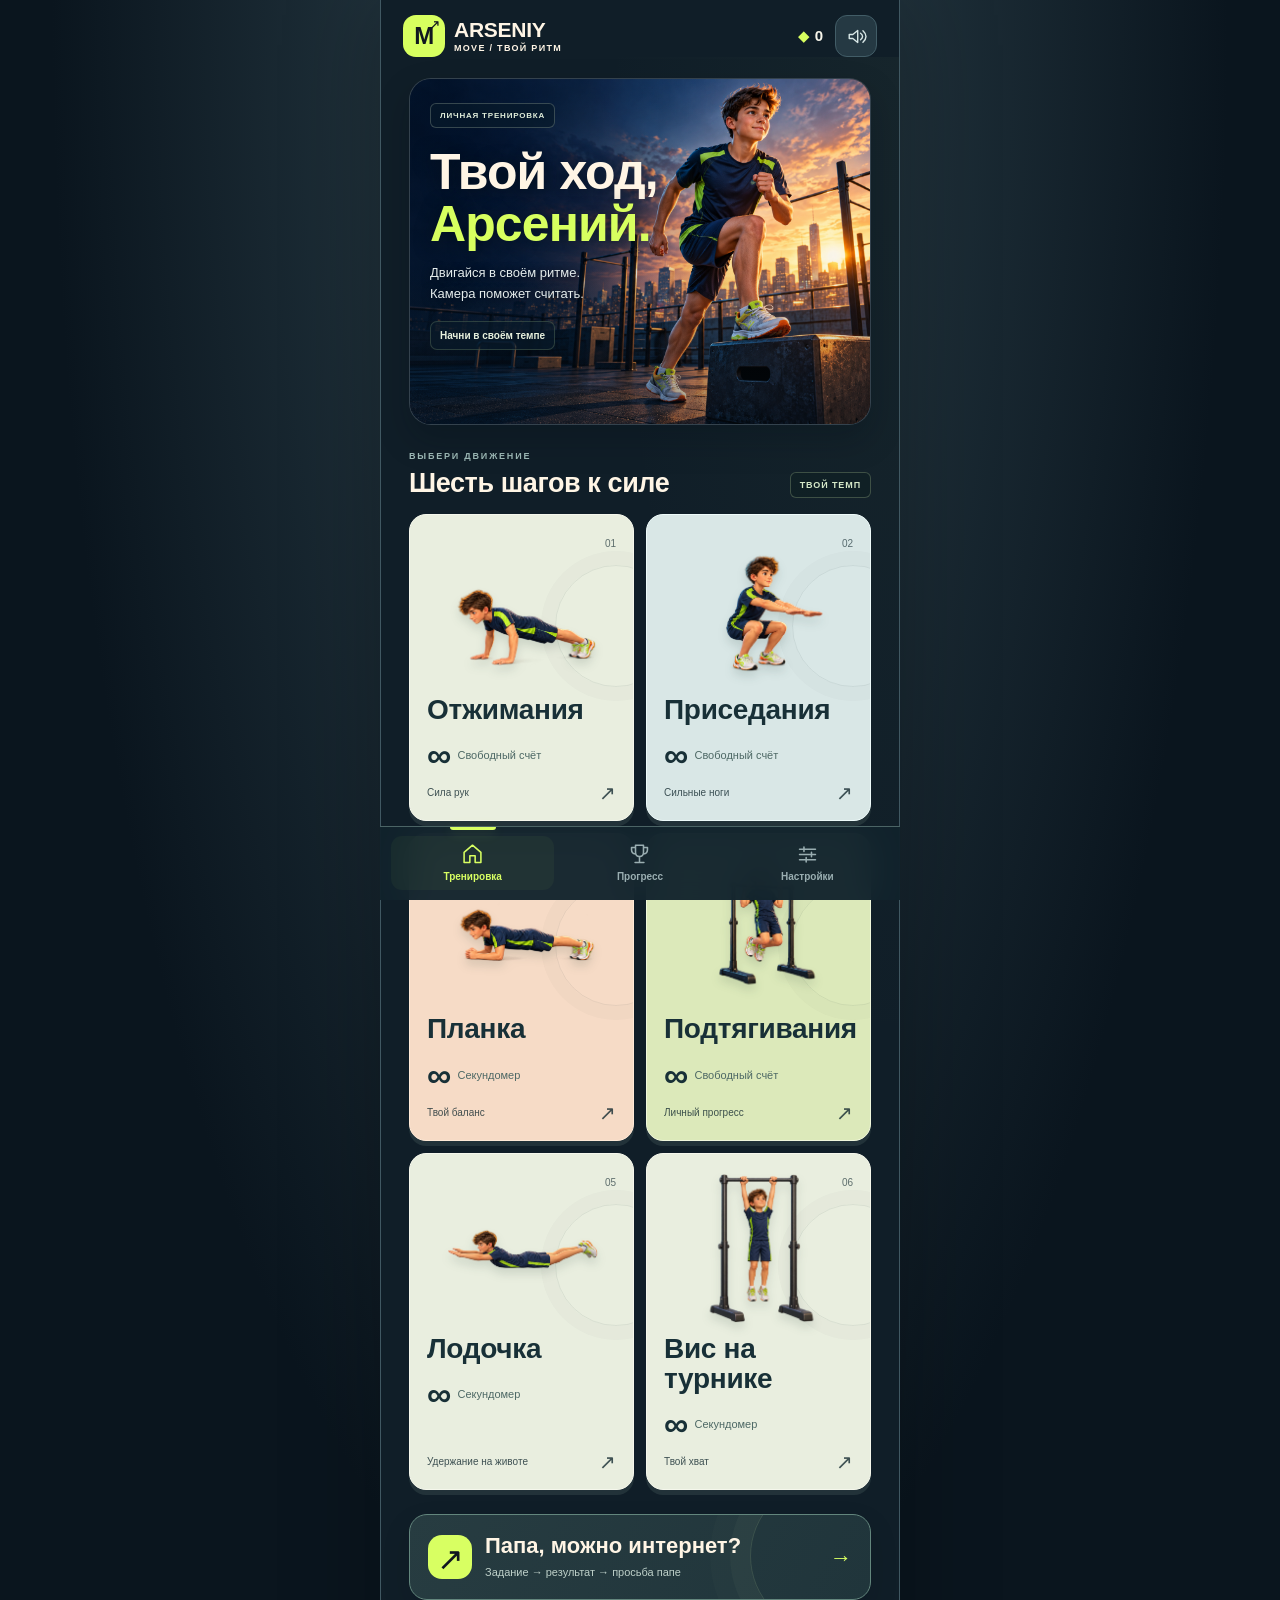
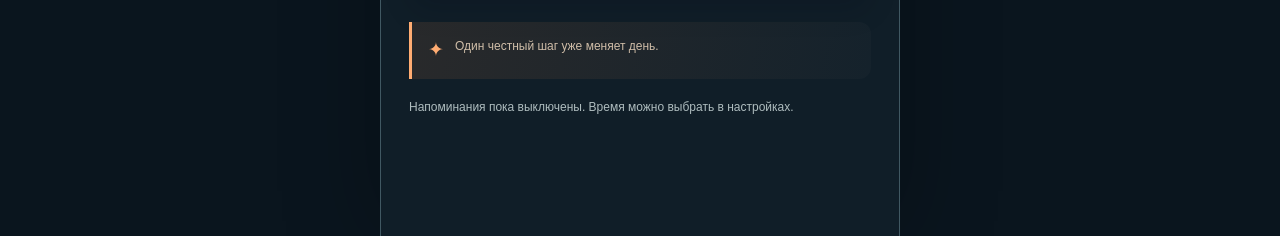
<file: app/index.html>
<!doctype html>
<html lang="ru"><head><meta charset="utf-8"><meta name="viewport" content="width=device-width,initial-scale=1,viewport-fit=cover"><meta name="theme-color" content="#10171f"><title>Arseniy Move — тренировка в твоём ритме</title><link rel="icon" href="icon.svg" type="image/svg+xml"><link rel="stylesheet" href="theme.css"><link rel="stylesheet" href="app.css"></head><body><div id="app" class="app-shell"></div><div id="toast" class="toast hidden" role="status" aria-live="polite"></div><dialog id="dialog" class="dialog"><div id="dialog-body" class="dialog-body"></div></dialog><script type="module" src="app.mjs"></script></body></html>
</file>
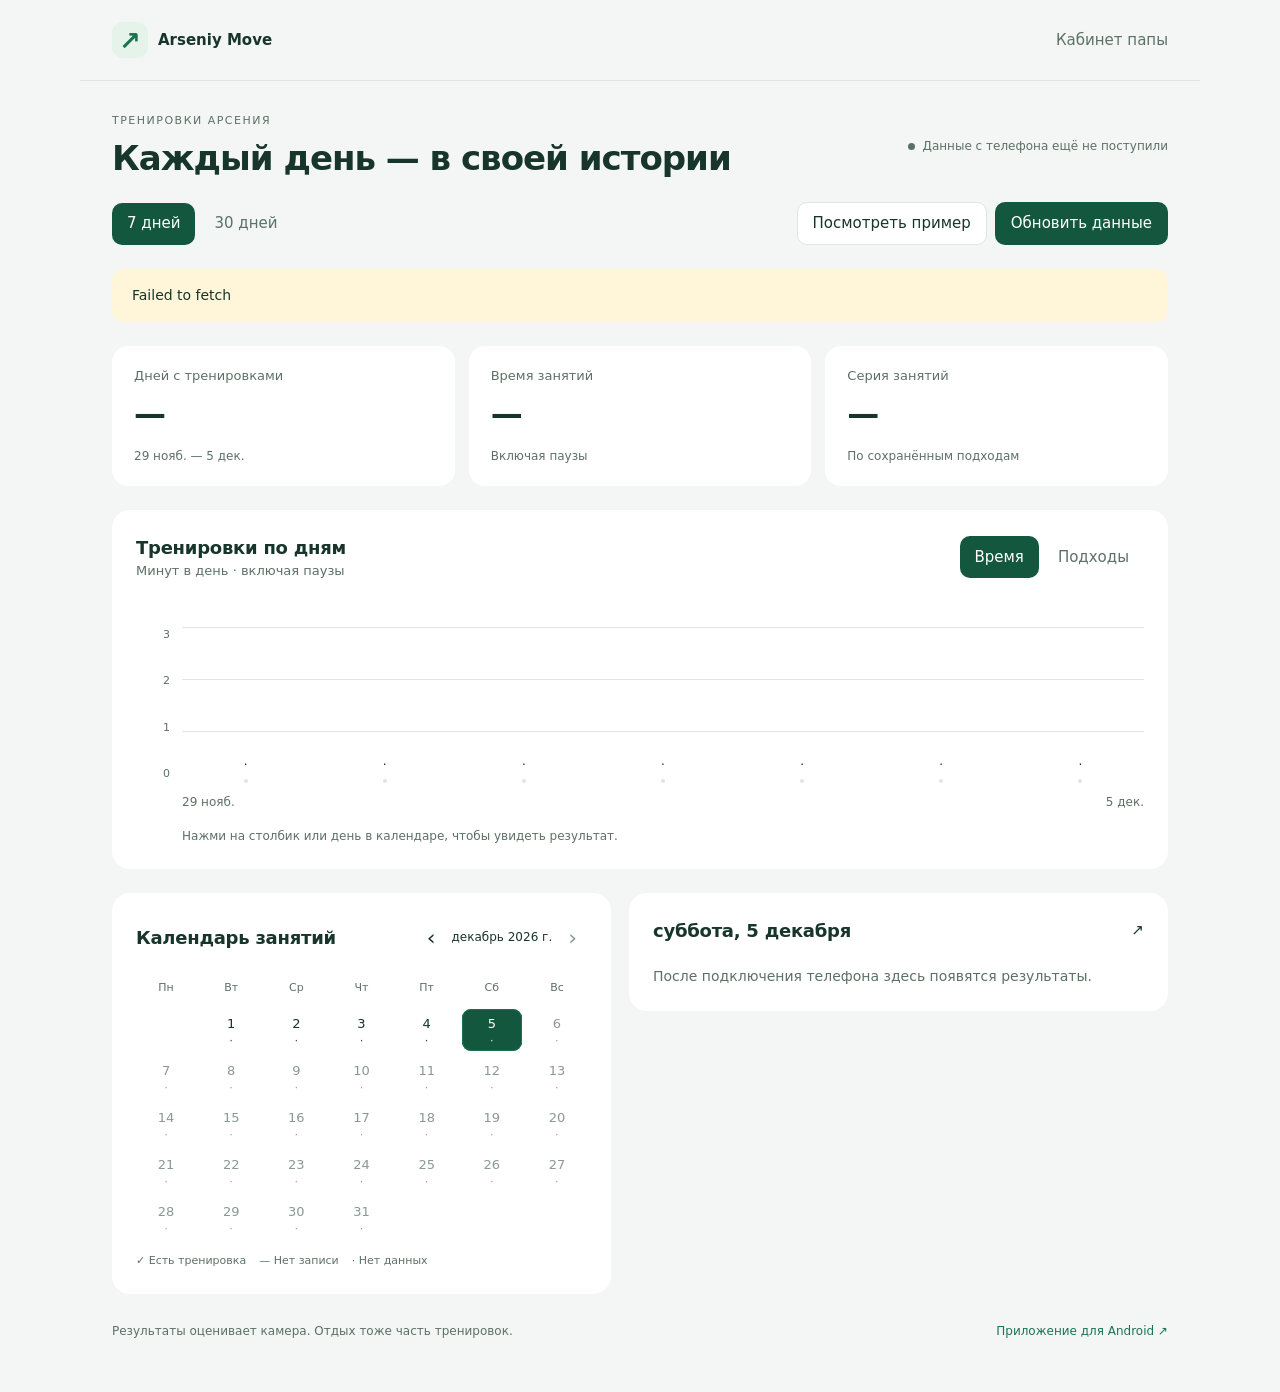
<file: parent-dashboard/index.html>
<!doctype html>
<html lang="ru">
<head>
<meta charset="utf-8"><meta name="viewport" content="width=device-width,initial-scale=1">
<meta name="color-scheme" content="light dark"><meta name="referrer" content="no-referrer">
<meta http-equiv="Content-Security-Policy" content="default-src 'self'; script-src 'self'; style-src 'self' 'unsafe-inline'; connect-src 'self' https://raw.githubusercontent.com; img-src 'self' data:; object-src 'none'; base-uri 'none'; form-action 'none'">
<meta name="description" content="Занятия Арсения: графики тренировок, календарь и результаты по дням.">
<title>Арсений · Статистика тренировок</title>
<link rel="stylesheet" href="dashboard.css"><script type="module" src="dashboard.mjs"></script>
</head>
<body>
<div class="shell">
 <header class="top"><a class="brand" href="./" aria-label="Arseniy Move — главная"><span class="brand-icon" aria-hidden="true">↗</span>Arseniy Move</a><span class="muted">Кабинет папы</span></header>
 <main>
  <section class="heading"><div><p class="eyebrow">ТРЕНИРОВКИ АРСЕНИЯ</p><h1>Каждый день — в своей истории</h1></div><div class="sync"><span class="sync-dot" aria-hidden="true"></span><p id="synced">Статистика ещё не загружена</p></div></section>
  <div class="toolbar"><div class="segmented" role="group" aria-label="Период"><button type="button" data-period="7" aria-pressed="true">7 дней</button><button type="button" data-period="30" aria-pressed="false">30 дней</button></div><div class="actions"><button type="button" id="demo">Посмотреть пример</button><button type="button" id="refresh" class="primary">Обновить данные</button></div></div>
  <section id="notice" class="notice" role="status" aria-live="polite">Подключаемся к статистике…</section>
  <section class="metrics" aria-label="Итоги периода"><div class="metric"><p>Дней с тренировками</p><strong id="active">—</strong><small id="period-label">За выбранный период</small></div><div class="metric"><p>Время занятий</p><strong id="duration">—</strong><small id="duration-note">Включая паузы</small></div><div class="metric"><p>Серия занятий</p><strong id="streak">—</strong><small id="streak-note">По сохранённым подходам</small></div></section>
  <section class="panel"><div class="panel-head"><div><h2>Тренировки по дням</h2><p id="chart-unit" class="muted small">Минут в день</p></div><div class="segmented" role="group" aria-label="Показатель"><button type="button" data-metric="time" aria-pressed="true">Время</button><button type="button" data-metric="sets" aria-pressed="false">Подходы</button></div></div><div class="chart"><div id="scale" class="scale" aria-hidden="true"></div><div id="bars" class="bars"></div></div><div class="chart-dates"><span id="chart-start"></span><span id="chart-end"></span></div><p class="chart-help">Нажми на столбик или день в календаре, чтобы увидеть результат.</p></section>
  <div class="bottom"><section class="panel"><div class="panel-head"><h2>Календарь занятий</h2><div class="month-nav"><button type="button" id="prev-month" aria-label="Предыдущий месяц">‹</button><span id="month"></span><button type="button" id="next-month" aria-label="Следующий месяц">›</button></div></div><div class="calendar" id="calendar"></div><div class="legend"><span>✓ Есть тренировка</span><span>— Нет записи</span><span>· Нет данных</span></div></section>
  <section class="panel detail" aria-live="polite"><div class="panel-head"><h2 id="detail-title">Выбранный день</h2><span aria-hidden="true">↗</span></div><div id="detail"></div></section></div>
  <footer><span>Результаты оценивает камера. Отдых тоже часть тренировок.</span><a href="https://github.com/holodilow-sudo/arseniyMove/releases/latest" target="_blank" rel="noopener noreferrer">Приложение для Android ↗</a></footer>
 </main>
</div>
</body></html>
</file>
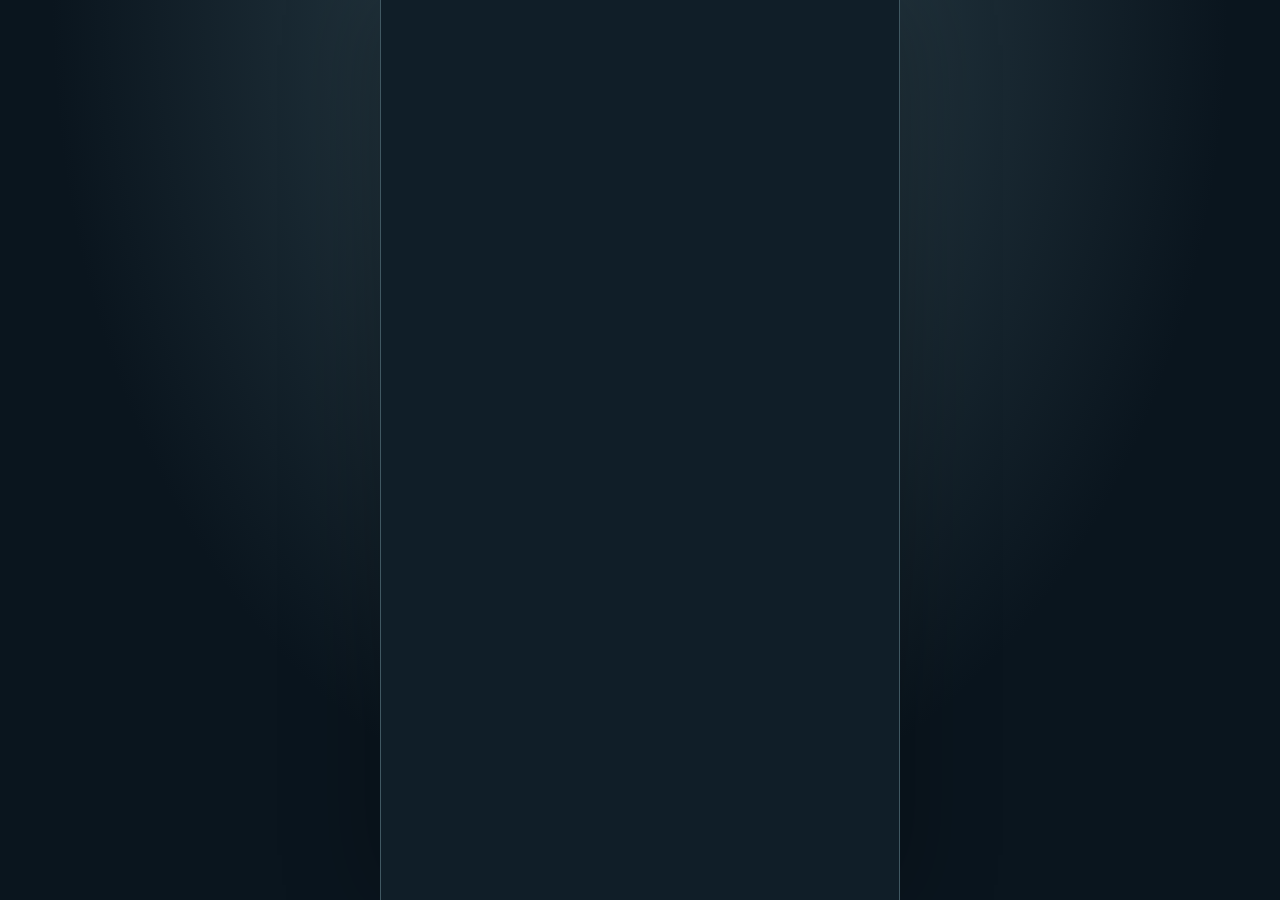
<file: preview/tutorial-videos.html>
<!doctype html>
<html lang="ru"><head><meta charset="utf-8"><meta name="viewport" content="width=device-width,initial-scale=1"><meta http-equiv="refresh" content="0;url=../app/?preview=1&amp;screen=tutorial&amp;exercise=squat&amp;tutorialGallery=1"><title>Arseniy Move — видеоподсказки</title></head><body><p><a href="../app/?preview=1&amp;screen=tutorial&amp;exercise=squat&amp;tutorialGallery=1">Открыть предпросмотр видеоподсказок</a></p></body></html>
</file>
<file: app/theme.css>
/* Arseniy Move: a court-inspired, locally bundled visual system. */
:root {
  color-scheme:dark;
  --navy:#101e28; --navy-deep:#0a151e; --panel:#1b2b35; --panel-raised:#233640;
  --cream:#fff5e5; --text:#f7f5ea; --muted:#aab9bd; --line:#354952;
  --lime:#d8ff62; --lime-dark:#263910; --orange:#ffac72; --cyan:#96dbd2;
  --danger:#ffb4a3; --radius:17px; --shadow:0 12px 28px #020a1224;
  --head:'Bahnschrift Condensed','Arial Narrow','Roboto Condensed',Impact,'Segoe UI',sans-serif;
  font-family:'Segoe UI',Roboto,Arial,sans-serif;
  background:var(--navy-deep);color:var(--text);
  font-synthesis:none;text-rendering:optimizeLegibility;-webkit-font-smoothing:antialiased;
}
* {box-sizing:border-box}
body {margin:0;background:radial-gradient(ellipse at 50% 0,#304650 0,transparent 65%),var(--navy-deep);font-size:15px;line-height:1.5;min-width:300px}
button,input,select,textarea {font:inherit}
button {color:inherit;cursor:pointer;border:0;background:none;-webkit-tap-highlight-color:transparent;touch-action:manipulation}
button,a,input,select,textarea {outline-offset:4px}
button:focus-visible,a:focus-visible,input:focus-visible,select:focus-visible,textarea:focus-visible {outline:3px solid var(--lime)}
button:disabled {cursor:default;opacity:.47;box-shadow:none}
a {color:var(--lime);text-underline-offset:3px}
button {transition:background-color .18s,color .18s,border-color .18s,transform .18s,box-shadow .18s}
button:active:not(:disabled) {transform:translateY(1px)}
h1,h2,h3,h4,p {margin:0}
h1,h2,h3,h4 {font-family:var(--head);font-stretch:condensed;line-height:1.1;letter-spacing:-.4px}
h1 {font-size:36px;font-weight:850}
h2 {font-size:27px;font-weight:800}
h3 {font-size:22px;font-weight:750}
p {line-height:1.6}
small {font-size:12px}
svg {vertical-align:middle;flex-shrink:0}
img,video,canvas {max-width:100%}
[hidden],.hidden {display:none!important}
.app-shell {max-width:520px;min-height:100dvh;margin:auto;background:var(--navy);position:relative;overflow:hidden;box-shadow:0 0 90px #0004}
.screen {min-height:100dvh;padding:23px 22px calc(103px + env(safe-area-inset-bottom));background:radial-gradient(ellipse at 100% 0,#7e9e6a0e,transparent 40%)}
.screen:not(.hidden) {animation:move-screen-in .3s cubic-bezier(.2,.7,.2,1)}
.topbar {display:flex;align-items:center;justify-content:space-between;gap:12px;margin-bottom:24px;min-height:38px}
.brand {display:flex;align-items:center;gap:9px;font-family:var(--head);font-size:21px;font-weight:900;letter-spacing:-.25px;color:var(--cream);line-height:1}
.brand>svg,.brand-mark {color:var(--navy-deep);background:var(--lime);border-radius:10px;width:33px;height:33px;padding:7px}
.brand small,.brand em {font-style:normal;color:var(--lime);font-size:inherit}
.avatar {display:flex;align-items:center;justify-content:center;min-width:40px;width:40px;height:40px;border:1px solid #6a8082;border-radius:13px;background:#2a4148;color:var(--cream);font-weight:800;font-size:14px;box-shadow:inset 0 1px 0 #f6fff013}
.eyebrow {font-size:10px;line-height:1.45;font-weight:800;letter-spacing:1.8px;text-transform:uppercase;color:var(--muted);display:block;margin-bottom:8px}
.topbar .eyebrow {margin:0;font-size:8px;color:var(--lime)}
.hero {position:relative;isolation:isolate;min-height:326px;padding:24px 20px 25px;border-radius:22px;background:linear-gradient(125deg,#223742,#1b2d36 70%,#283b38);border:1px solid #4c6267;overflow:hidden;box-shadow:var(--shadow);margin-bottom:23px}
.hero:before {content:'';position:absolute;z-index:-2;inset:0;background:radial-gradient(ellipse at 85% 24%,#b0e15a20,transparent 53%);animation:move-hero-light 7s ease-in-out infinite alternate;pointer-events:none}
.hero:after {content:'';position:absolute;z-index:-1;left:-25%;bottom:-62%;width:105%;aspect-ratio:1;border:1px solid #a7c5bb24;border-radius:50%;box-shadow:0 0 0 21px #b0c4b907,0 0 0 43px #b0c4b905;pointer-events:none}
.hero-copy {position:relative;z-index:2;width:68%;max-width:290px}
.hero-copy .eyebrow {color:#bdcfb7;font-size:9px;letter-spacing:1.6px}
.hero-copy h1,.hero-copy h2 {font-family:var(--head);font-size:46px;font-weight:900;line-height:1;letter-spacing:-.9px;color:var(--cream);text-shadow:0 1px 12px #12222d38;margin:15px 0 13px;max-width:255px}
.hero-copy h1 em,.hero-copy h2 em,.hero-copy h1 span,.hero-copy h2 span {font-style:normal;color:var(--lime)}
.hero-copy p {color:#c8d3cd;font-size:12px;max-width:175px;line-height:1.6}
.hero-copy .button {margin-top:20px;width:auto;min-width:132px;font-size:12px;min-height:43px;padding:11px 14px}
.hero-figure {position:absolute;z-index:1;width:88%;height:110%;top:-4%;right:-24%;background:url('sport-art.svg') center/contain no-repeat;pointer-events:none;filter:drop-shadow(0 10px 10px #07131c22)}
.tag,.pill {display:inline-flex;align-items:center;justify-content:center;gap:6px;max-width:100%;padding:6px 9px;border:1px solid #91a77f5c;border-radius:6px;background:#0e201f6b;color:#d6e8c8;font-size:9px;font-weight:800;line-height:1.4;letter-spacing:.9px;text-transform:uppercase;vertical-align:middle}
.tag.orange,.pill.orange {background:#5a392c5c;border-color:#b277506e;color:#ffc59c}
.tag.lime,.pill.lime {background:#45612a42;border-color:#b6d4766e;color:var(--lime)}
.tag.muted,.pill.muted {background:#22323d;border-color:#425761;color:var(--muted)}
.button {display:inline-flex;align-items:center;justify-content:center;gap:9px;padding:14px 17px;min-height:50px;border-radius:12px;border:1px solid transparent;font-size:14px;font-weight:800;line-height:1.35;text-align:center;text-decoration:none}
.button.primary,.primary {background:var(--lime);color:#21320e;border-color:#e3ff8e;box-shadow:0 3px 0 #8aa930}
.button.primary:active:not(:disabled),.primary:active:not(:disabled) {transform:translateY(2px);box-shadow:0 1px 0 #8aa930}
.button.secondary,.secondary {background:#efe9d9;color:#28383c;border-color:#fff7e3;box-shadow:0 3px 0 #9bada7}
.button.ghost,.ghost {background:#253943;border-color:#4e6670;color:#e1ece8;box-shadow:none}
.button.orange {background:var(--orange);border-color:#ffc89e;color:#3e271d;box-shadow:0 3px 0 #ac6d43}
.button.full,.button.block {width:100%}
.button svg {width:20px;height:20px}
.icon-button {display:inline-flex;align-items:center;justify-content:center;width:42px;height:42px;min-width:42px;background:#253943;border:1px solid #425d67;color:#d8e7e6;border-radius:12px;padding:9px}
.icon-button svg {width:21px;height:21px}
.section-head {display:flex;align-items:flex-end;justify-content:space-between;gap:12px;margin:25px 0 15px}
.section-head h2 {font-size:27px;color:var(--cream)}
.section-head p,.section-head small {font-size:11px;color:var(--muted);line-height:1.5}
.section-head>button,.section-head>a {font-size:11px;color:var(--lime);padding:9px 0 5px;font-weight:700}
.section-head .eyebrow {font-size:9px;margin-bottom:6px;color:#9fbbb8}
.workout-grid {display:grid;grid-template-columns:repeat(2,minmax(0,1fr));gap:12px;margin:16px 0 24px}
.exercise-card {display:flex;flex-direction:column;align-items:flex-start;min-width:0;min-height:196px;position:relative;overflow:hidden;text-align:left;background:#e9eedf;border:1px solid #f5f7ec;color:#142a30;border-radius:17px;padding:17px;box-shadow:0 5px 0 #708b8030;isolation:isolate}
.exercise-card:after {content:'';z-index:-1;position:absolute;width:120px;height:120px;border:1px solid #29443e15;border-radius:50%;right:-44px;top:50px;box-shadow:0 0 0 14px #29443e06}
.exercise-card:nth-child(2) {background:#d9e7e6;border-color:#eefbfa}
.exercise-card:nth-child(3) {background:#f6dbc6;border-color:#ffead7}
.exercise-card:nth-child(4) {background:#dce9ba;border-color:#f0f7dc}
.exercise-card:active:not(:disabled) {transform:translateY(2px);box-shadow:0 2px 0 #708b8030}
.exercise-icon {height:42px;min-width:42px;display:flex;align-items:center;justify-content:center;border-radius:11px;background:#fdfdf582;color:#2f5149;border:1px solid #8ba99a40;margin-bottom:14px;font-size:23px}
.exercise-icon svg {width:27px;height:27px}
.exercise-title {font-family:var(--head);font-size:25px;letter-spacing:-.3px;font-weight:800;line-height:1.08;color:#183037;display:block}
.exercise-card p,.exercise-card small {font-size:10px;color:#546c6d;line-height:1.5;margin-top:6px}
.exercise-goal {display:flex;align-items:baseline;gap:5px;font-size:12px;color:#45605b;line-height:1.25;margin-top:auto;padding-top:12px;font-weight:650}
.exercise-goal strong {font-family:var(--head);font-size:30px;letter-spacing:-.8px;line-height:1;color:#183037}
.exercise-card .tag,.exercise-card .pill {background:#ffffff77;border-color:#81978a40;color:#345b43;font-size:8px;margin-top:9px}
.exercise-card.featured {grid-column:1/-1;min-height:132px;padding-left:83px;justify-content:center}
.exercise-card.featured .exercise-icon {position:absolute;left:20px;top:23px}
.exercise-card.featured .exercise-goal {padding-top:7px;margin:0}
.exercise-card.featured:after {right:12px;top:5px;width:145px;height:145px}
.internet-card {position:relative;overflow:hidden;isolation:isolate;background:linear-gradient(120deg,#273c41,#20353b);border:1px solid #63867d;border-radius:18px;padding:21px;margin:22px 0;box-shadow:var(--shadow)}
.internet-card:after {content:'';position:absolute;right:-32px;top:-35px;width:150px;height:150px;border:1px solid #d1eeac24;border-radius:50%;box-shadow:0 0 0 20px #d1eeac08,0 0 0 40px #d1eeac04;z-index:-1}
.internet-card h2,.internet-card h3 {color:var(--cream);font-size:28px;max-width:280px}
.internet-card p {color:#becfc7;font-size:12px;line-height:1.65;margin-top:9px;max-width:330px}
.internet-card .eyebrow {color:var(--lime);font-size:9px}
.internet-card .button {width:100%;margin-top:17px}
.internet-card .tag {margin-bottom:12px}
.motivation {position:relative;margin:22px 0;padding:20px 20px 20px 21px;border-left:3px solid var(--orange);border-radius:0 12px 12px 0;background:linear-gradient(100deg,#41352e80,#27313935);color:#e9ddcb}
.motivation .eyebrow {color:#ffb57e;font-size:9px}
.motivation h2,.motivation h3,.motivation blockquote {font-family:var(--head);font-size:25px;line-height:1.16;letter-spacing:-.1px;color:#fff1df;font-weight:750;margin:0}
.motivation p {font-size:12px;line-height:1.65;color:#cfbda8;margin-top:8px}
.bottom-nav {position:fixed;left:50%;bottom:0;transform:translateX(-50%);width:min(100%,520px);display:flex;align-items:stretch;gap:4px;z-index:30;height:calc(74px + env(safe-area-inset-bottom));padding:9px 11px max(10px,env(safe-area-inset-bottom));background:#11232cf5;border-top:1px solid #4b6465;backdrop-filter:blur(16px)}
.nav-button {position:relative;flex:1;min-width:0;display:flex;flex-direction:column;align-items:center;justify-content:center;gap:5px;color:#9aaeb1;font-size:10px;font-weight:650;padding:5px;border-radius:11px;line-height:1.2}
.nav-button svg {width:23px;height:23px}
.nav-button.active {color:var(--lime);background:#bde6590b}
.nav-button.active:before {content:'';position:absolute;top:-9px;left:36%;right:36%;height:3px;border-radius:0 0 4px 4px;background:var(--lime);box-shadow:0 2px 13px #d7ff6233}
.panel {background:var(--panel);border:1px solid var(--line);border-radius:var(--radius);padding:20px;margin:17px 0;box-shadow:inset 0 1px 0 #f7fff205}
.panel h2 {font-size:26px;color:var(--cream);margin-bottom:11px}
.panel h3 {font-size:22px;color:var(--cream);margin-bottom:8px}
.panel p {font-size:13px;color:var(--muted);line-height:1.65}
.panel>.button {margin-top:17px}
.panel .eyebrow {margin-bottom:9px;color:#b5c9c5;font-size:9px}
.row {display:flex;align-items:center;gap:12px;min-width:0}
.row.between {justify-content:space-between}
.row>div {min-width:0}
.stack {display:flex;flex-direction:column;gap:13px;min-width:0}
.stack>.panel {margin:0}
.muted {color:var(--muted)}
.field {display:flex;flex-direction:column;gap:7px;margin:17px 0;font-size:12px;color:#c6d3d3;font-weight:650;line-height:1.45}
.field>small {font-weight:400;font-size:11px;color:var(--muted)}
.field input,.field select,.field textarea,input.field,select.field,textarea.field {width:100%;min-height:48px;background:#14252f;color:var(--cream);border:1px solid #536a73;border-radius:11px;padding:12px 13px;outline-offset:3px;font-weight:500;font-size:14px}
.field input::placeholder,.field textarea::placeholder {color:#8ca3aa}
.field select {padding-right:25px;color-scheme:dark}
.field textarea {resize:vertical;min-height:95px;line-height:1.6}
.field input:disabled,.field select:disabled {opacity:.5}
.camera-stage {position:relative;isolation:isolate;background:#07141d;border:1px solid #547278;border-radius:22px;overflow:hidden;aspect-ratio:3/4;min-height:330px;max-height:61dvh;margin:18px 0;color:var(--cream);box-shadow:inset 0 0 50px #0005}
.camera-stage video,.camera-stage canvas {position:absolute;inset:0;width:100%;height:100%;object-fit:contain;display:block}
.camera-stage video {z-index:0}
.camera-stage canvas {z-index:1;pointer-events:none}
.camera-stage.rear-camera video,.camera-stage.rear-camera canvas {transform:none}
.camera-choice {display:flex;gap:10px;margin:16px 0}
.camera-choice .chip {flex:1;min-width:0;font-size:13px;white-space:normal}
.camera-error .button {margin-top:10px}
.camera-error details {margin-top:16px}
.camera-error summary {cursor:pointer;font-size:13px;padding:8px 0}
.camera-error pre {font:12px/1.6 monospace;white-space:pre-wrap;overflow-wrap:anywhere;user-select:text;color:inherit}
.tracking-check summary {cursor:pointer;font-size:14px;font-weight:700;padding:3px 0}
.tracking-check pre {font:12px/1.6 monospace;white-space:pre-wrap;overflow-wrap:anywhere;color:inherit;user-select:text}
.tracking-check p {font-size:13px;line-height:1.6}
.camera-stage:after {content:'';position:absolute;inset:0;z-index:2;background:linear-gradient(180deg,#07141d88,transparent 25%,transparent 65%,#07141dbb);pointer-events:none;border:8px solid #ffffff02;border-radius:21px}
.camera-placeholder {position:absolute;inset:0;z-index:0;display:flex;flex-direction:column;align-items:center;justify-content:center;text-align:center;padding:42px 28px;background:radial-gradient(ellipse at 50% 45%,#3a5a562e,transparent 65%),repeating-linear-gradient(0deg,transparent 0 41px,#9dd6ba08 41px 42px),repeating-linear-gradient(90deg,transparent 0 41px,#9dd6ba08 41px 42px),#10232e}
.camera-placeholder>svg {width:76px;height:76px;color:#aec4c3;margin-bottom:20px}
.camera-placeholder h2,.camera-placeholder h3 {font-size:26px;line-height:1.15;color:#e8f0e6;margin-bottom:10px}
.camera-placeholder p {font-size:12px;line-height:1.65;max-width:270px;color:#adc3c6}
.camera-placeholder .button {margin-top:17px}
.camera-top {position:absolute;z-index:3;top:15px;left:15px;right:15px;display:flex;justify-content:space-between;align-items:center;gap:8px;font-size:10px;color:#d9eae4}
.camera-top .tag,.camera-top .pill {background:#12251ed9;border-color:#8bab6b80;color:var(--lime);font-size:9px;backdrop-filter:blur(6px)}
.camera-top .icon-button {background:#10212bd9;border-color:#53727a;color:#d3e3e4}
.camera-feedback {position:absolute;z-index:3;left:15px;right:15px;bottom:15px;padding:12px 14px;text-align:center;border-radius:12px;border:1px solid #7fa68a66;background:#122b25de;color:#e4f5df;font-size:12px;line-height:1.5;backdrop-filter:blur(8px);box-shadow:0 5px 15px #0003}
.camera-feedback.good,.camera-feedback.success {background:#284125e8;border-color:#a5c97e;color:#e6ffce}
.camera-feedback.error,.camera-feedback.warning {background:#452d22ec;border-color:#b28260;color:#ffd9bb}
.counter {text-align:center;display:flex;flex-direction:column;align-items:center;justify-content:center;margin:20px 0 17px}
.counter-value {font-family:var(--head);font-weight:900;font-size:82px;letter-spacing:-3px;color:var(--lime);line-height:.98;font-variant-numeric:tabular-nums;display:block;text-shadow:0 5px 28px #c9ff4e0b}
.counter-value small {font-size:28px;letter-spacing:-.4px;color:#90a8ac;margin-left:5px}
.counter-unit {display:block;font-size:10px;letter-spacing:1.8px;text-transform:uppercase;font-weight:750;color:#b2c5c5;margin-top:9px}
.counter.changed .counter-value {animation:move-count-pop .32s cubic-bezier(.2,.75,.25,1.25)}
.progress-track {height:7px;background:#344951;border-radius:8px;overflow:hidden;position:relative;margin:15px 0}
.progress-fill {height:100%;min-width:0;width:0;display:block;border-radius:8px;background:linear-gradient(90deg,#a4d55c,#d8ff62);box-shadow:0 0 12px #d8ff6228;transition:width .3s cubic-bezier(.2,.8,.2,1)}
.badge-grid {display:grid;grid-template-columns:repeat(2,minmax(0,1fr));gap:12px;margin:18px 0}
.badge {position:relative;display:flex;flex-direction:column;align-items:center;justify-content:center;min-height:160px;padding:18px 12px;background:linear-gradient(145deg,#294039,#1d3031);border:1px solid #64806b;border-radius:17px;text-align:center;overflow:hidden}
.badge:before {content:'';position:absolute;top:-45px;width:120px;height:120px;border:1px solid #c8e79517;border-radius:50%;pointer-events:none}
.badge>svg,.badge .badge-icon {width:44px;height:44px;margin-bottom:11px;color:var(--lime);filter:drop-shadow(0 3px 10px #b7e15518)}
.badge strong,.badge h3 {font-family:var(--head);font-size:22px;font-weight:750;line-height:1.1;color:#f3f4dd;margin-bottom:5px}
.badge p,.badge small {font-size:10px;color:#b9cdc3;line-height:1.5}
.badge.locked {background:#1a2a34;border-color:#3f525b;color:#849aa2;box-shadow:none}
.badge.locked>svg,.badge.locked .badge-icon {color:#738991;filter:none}
.badge.locked strong,.badge.locked h3 {color:#b4c2c3}
.badge.locked p,.badge.locked small {color:#8da3aa}
.stat-grid {display:grid;grid-template-columns:repeat(3,minmax(0,1fr));gap:10px;margin:19px 0 25px}
.stat {border-top:2px solid #789078;background:#1b3038;border-radius:5px 5px 11px 11px;padding:15px 9px 13px;min-width:0;text-align:center}
.stat strong,.stat b,.stat .value {display:block;color:var(--cream);font-family:var(--head);font-size:31px;letter-spacing:-.7px;font-weight:800;line-height:1;font-variant-numeric:tabular-nums}
.stat small,.stat span:not(.value) {display:block;font-size:9px;line-height:1.45;color:#a4bdbe;margin-top:7px}
.stat svg {color:var(--orange);margin-bottom:7px}
.stat:nth-child(2) {border-top-color:#b8d776}.stat:nth-child(3) {border-top-color:#c89b78}
.result-hero {position:relative;isolation:isolate;text-align:center;padding:29px 18px 23px;border-radius:22px;background:radial-gradient(ellipse at 50% 0,#b2de591e,transparent 66%),#1a3037;border:1px solid #5e7a71;overflow:hidden;margin:12px 0 20px}
.result-hero:before {content:'';position:absolute;top:-106px;left:50%;width:240px;height:240px;border:1px solid #bfde9c2b;border-radius:50%;transform:translateX(-50%);box-shadow:0 0 0 22px #bfde9c0b,0 0 0 44px #bfde9c05;z-index:-1}
.result-hero .eyebrow {color:#c3dfa7;letter-spacing:2px;font-size:9px}
.result-hero>svg {width:60px;height:60px;padding:13px;margin:0 auto 16px;border:1px solid #b6d585;background:#4765364d;color:var(--lime);border-radius:17px;transform:rotate(-6deg);animation:move-medal .75s cubic-bezier(.2,.7,.2,1.2)}
.result-hero h1,.result-hero h2 {font-family:var(--head);font-size:47px;font-weight:900;line-height:.98;letter-spacing:-.7px;text-transform:uppercase;color:var(--cream);animation:move-result-title .55s ease-out}
.result-hero p {font-size:12px;line-height:1.6;color:#bcd0c7;margin-top:13px}
.reward-number {font-family:var(--head);display:block;font-size:67px;font-weight:900;line-height:1;color:var(--lime);letter-spacing:-1.8px;font-variant-numeric:tabular-nums;margin:19px 0 5px;animation:move-count-pop .6s cubic-bezier(.2,.75,.2,1.2)}
.reward-coins {display:inline-flex;align-items:center;justify-content:center;gap:7px;background:#4d3c25;color:#ffda92;border:1px solid #a4844d;border-radius:9px;padding:9px 13px;font-size:15px;font-weight:800;margin-top:12px;font-variant-numeric:tabular-nums}
.reward-coins svg {width:20px;height:20px}
.confetti {position:absolute;inset:0;overflow:hidden;pointer-events:none;z-index:10}
.confetti span,.confetti i {position:absolute;top:-18px;left:var(--x,50%);width:7px;height:13px;border-radius:2px;background:var(--color,var(--lime));opacity:0;animation:move-confetti var(--duration,2.1s) var(--delay,0s) cubic-bezier(.15,.5,.45,1) both}
.confetti :nth-child(4n+1) {--color:#d8ff62;--x:18%;--delay:.12s;--duration:2s;transform:rotate(30deg)}
.confetti :nth-child(4n+2) {--color:#ffac72;--x:42%;--delay:.02s;--duration:2.3s;width:10px;height:6px}
.confetti :nth-child(4n+3) {--color:#96dbd2;--x:69%;--delay:.21s;--duration:2.15s;width:6px;height:6px;border-radius:50%}
.confetti :nth-child(4n) {--color:#fff5e5;--x:86%;--delay:.09s;--duration:2.5s}
.toast {position:fixed;z-index:100;left:50%;bottom:calc(91px + env(safe-area-inset-bottom));transform:translate(-50%,14px);width:calc(100% - 42px);max-width:440px;padding:13px 17px;border:1px solid #809b7e;border-radius:12px;background:#2d443deF;color:#f2f7e9;text-align:center;font-size:12px;line-height:1.5;box-shadow:0 8px 30px #0004;opacity:0;pointer-events:none;transition:opacity .2s,transform .2s;backdrop-filter:blur(12px)}
.toast.show,.toast.visible,.toast.active {opacity:1;transform:translate(-50%,0)}
.demo-banner {display:flex;align-items:center;gap:8px;padding:11px 13px;background:#483727;border:1px solid #9c744f;border-radius:9px;color:#ffd6aa;font-size:11px;line-height:1.5;margin:14px 0}
.demo-banner svg {width:19px;height:19px}
.history-item {display:flex;align-items:center;gap:13px;border-bottom:1px solid #3c5059;padding:17px 0;min-width:0}
.history-item:last-child {border-bottom:0}
.history-item>svg,.history-item .exercise-icon {width:41px;height:43px;margin:0;background:#334c40;border:1px solid #68886e;color:#c9e5b3;border-radius:11px;padding:9px;flex-shrink:0}
.history-item>div {min-width:0;flex:1}
.history-item strong {font-size:14px;color:var(--cream);display:block;line-height:1.4}
.history-item p,.history-item small {font-size:11px;color:var(--muted);display:block;margin-top:4px;line-height:1.4}
.history-item>span {font-family:var(--head);font-size:22px;color:var(--lime);font-weight:800;white-space:nowrap}
.dialog {width:calc(100% - 28px);max-width:474px;max-height:calc(100dvh - 40px);padding:0;background:#172a34;color:var(--text);border:1px solid #6e8989;border-radius:23px;box-shadow:0 20px 80px #0008;overflow:auto;overscroll-behavior:contain}
.dialog::backdrop {background:#051018c9;backdrop-filter:blur(8px)}
.dialog[open] {animation:move-dialog-in .23s cubic-bezier(.2,.7,.2,1)}
.dialog-body {padding:24px}
.dialog-body h2 {font-size:31px;color:var(--cream);margin-bottom:13px;line-height:1.1}
.dialog-body h3 {font-size:23px;margin:17px 0 9px}
.dialog-body p {font-size:13px;line-height:1.65;color:#c1d0d1}
.dialog-body .row {margin-top:19px;align-items:stretch}
.dialog-body .row>.button {flex:1;min-width:0;padding:12px 9px;font-size:12px}
.dialog-body .icon-button {margin-left:auto;display:flex}
.dialog-body>.button {width:100%;margin-top:19px}
.switch {position:relative;display:inline-flex;width:45px;height:27px;min-width:45px;border:1px solid #617b80;background:#344b55;border-radius:20px;padding:3px;align-items:center;cursor:pointer;vertical-align:middle;transition:background .2s}
.switch:before {content:'';position:absolute;width:19px;height:19px;left:3px;top:3px;border-radius:50%;background:#d2e2df;box-shadow:0 2px 4px #0003;transition:transform .2s,background .2s}
.switch.on,.switch.active,.switch[aria-checked="true"] {background:var(--lime);border-color:#d8ff62}
.switch.on:before,.switch.active:before,.switch[aria-checked="true"]:before {transform:translateX(18px);background:#29412a}
.switch input {position:absolute;inset:0;margin:0;width:100%;height:100%;opacity:0;cursor:pointer}
.switch:has(input:checked) {background:var(--lime);border-color:var(--lime)}
.switch:has(input:checked):before {transform:translateX(18px);background:#29412a}
.switch:has(input:focus-visible) {outline:3px solid var(--lime);outline-offset:4px}
.chip-row {display:flex;align-items:center;flex-wrap:wrap;gap:8px;margin:14px 0 20px}
.chip {display:inline-flex;align-items:center;justify-content:center;gap:5px;min-height:37px;padding:9px 12px;background:#213842;border:1px solid #4a6570;border-radius:8px;color:#bfced0;font-size:11px;font-weight:700;line-height:1.3}
.chip.active,.chip[aria-pressed="true"],.chip.selected {background:var(--lime);border-color:var(--lime);color:#273c16;box-shadow:0 2px 0 #91ad46}
.report-preview {max-width:340px;margin:19px auto;border:1px solid #77958a;border-radius:16px;overflow:hidden;background:#10232b;box-shadow:0 15px 30px #06131d55}
.report-preview img,.report-preview canvas {width:100%;height:auto;display:block}
.setup-list {counter-reset:step;display:grid;gap:15px;margin:20px 0;padding:0;list-style:none}
.setup-list li,.setup-list>.setup-item {position:relative;min-height:42px;padding-left:49px;font-size:13px;color:#cad8d6;line-height:1.6;counter-increment:step}
.setup-list li:before,.setup-list>.setup-item:before {content:counter(step,decimal-leading-zero);position:absolute;top:0;left:0;width:33px;height:34px;display:grid;place-items:center;border:1px solid #739174;border-radius:9px;background:#314c3c;color:#d2eeb8;font-family:var(--head);font-size:17px;font-weight:800}
.setup-list strong {display:block;color:var(--cream);font-size:14px;line-height:1.4;margin-bottom:3px}
.setup-list small,.setup-list p {font-size:12px;color:var(--muted);line-height:1.6}
.error {border:1px solid #a57560;border-left:3px solid #ffbb8c;background:#47352c;color:#ffdbc5;padding:13px 14px;border-radius:9px;font-size:12px;line-height:1.6;margin:13px 0}
.error:empty {display:none}
.error strong {color:#ffecdc}
@keyframes move-screen-in {from{opacity:0;transform:translateY(7px)}to{opacity:1;transform:translateY(0)}}
@keyframes move-hero-light {from{opacity:.6;transform:scale(1)}to{opacity:1;transform:scale(1.08)}}
@keyframes move-count-pop {0%{opacity:.7;transform:scale(.85)}65%{opacity:1;transform:scale(1.06)}100%{transform:scale(1)}}
@keyframes move-medal {0%{opacity:0;transform:translateY(-13px) scale(.55) rotate(-16deg)}70%{opacity:1;transform:scale(1.07) rotate(-3deg)}100%{transform:scale(1) rotate(-6deg)}}
@keyframes move-result-title {from{opacity:0;transform:translateY(13px) skewY(-4deg)}to{opacity:1;transform:translateY(0) skewY(0)}}
@keyframes move-confetti {0%{opacity:0;transform:translate3d(0,-10px,0) rotate(0)}10%{opacity:1}80%{opacity:.9}100%{opacity:0;transform:translate3d(var(--drift,35px),410px,0) rotate(300deg)}}
@keyframes move-dialog-in {from{opacity:.5;transform:translateY(18px) scale(.98)}to{opacity:1;transform:translateY(0) scale(1)}}
@media(min-width:600px) {.app-shell{border-inline:1px solid #405862}.screen{padding-inline:28px}.hero{min-height:348px}.hero-copy h1,.hero-copy h2{font-size:53px}.hero-figure{right:-20%;width:84%}.exercise-card{min-height:209px}.exercise-title{font-size:28px}}
@media(max-width:375px) {
  .screen{padding:21px 17px calc(100px + env(safe-area-inset-bottom))}.topbar{margin-bottom:21px}.brand{font-size:19px}
  h1{font-size:33px}.hero{padding:21px 17px;min-height:309px;border-radius:19px}.hero-copy{width:70%}.hero-copy h1,.hero-copy h2{font-size:41px}.hero-copy p{font-size:11px;max-width:152px}.hero-copy .button{min-width:126px;font-size:11px;padding:10px 12px}.hero-figure{right:-27%;width:92%}
  .workout-grid{gap:10px}.exercise-card{padding:15px;min-height:186px}.exercise-title{font-size:24px}.exercise-goal strong{font-size:28px}.exercise-icon{height:38px;min-width:38px;margin-bottom:12px}
  .internet-card{padding:18px}.internet-card h2,.internet-card h3{font-size:26px}.section-head h2{font-size:25px}.panel{padding:17px}
  .stat-grid{gap:8px}.stat{padding:14px 6px 12px}.stat strong,.stat b,.stat .value{font-size:28px}.stat small,.stat span:not(.value){font-size:8px}
  .camera-stage{min-height:315px}.counter-value{font-size:75px}.camera-feedback{left:12px;right:12px;font-size:11px}.camera-placeholder{padding-inline:21px}
  .result-hero h1,.result-hero h2{font-size:42px}.result-hero{padding-inline:15px}.reward-number{font-size:61px}.dialog-body{padding:20px}.dialog-body h2{font-size:29px}
  .badge-grid{gap:10px}.badge{padding:16px 10px}.badge strong,.badge h3{font-size:20px}.button{font-size:13px}
}
@media(max-height:720px) {.camera-stage{max-height:52dvh;min-height:280px}.counter{margin:14px 0}.counter-value{font-size:66px}}
@media(prefers-reduced-motion:reduce) {
  *,*:before,*:after{animation:none!important;transition:none!important;scroll-behavior:auto!important}
  .confetti{display:none}
}

/* Real application markup: header sits outside main; labelled switches are full rows. */
:root[data-accent="orange"] {--lime:#ffb37b;--lime-dark:#432b1e}
:root[data-accent="blue"] {--lime:#a4d5ff;--lime-dark:#1c3849}
.app-shell>.topbar {margin:0;padding:15px 22px 0;min-height:57px}
.app-shell>.demo-banner {margin:10px 16px 0;padding:8px 10px;font-size:9px;border-radius:8px;line-height:1.4}
.app-shell>.screen {min-height:calc(100dvh - 76px);padding-top:21px}
.app-shell>.screen:has(.camera-stage),.app-shell>.screen:has(.result-hero),.app-shell>.screen:has(.setup-art),.app-shell>.screen:has(.request-hero),.app-shell>.screen:has(.report-preview) {padding-bottom:30px}
.screen .hero {min-height:300px}
.exercise-card .exercise-top,.exercise-card .exercise-footer {width:100%}
.exercise-card .exercise-top {align-items:flex-start}
.exercise-card .exercise-number {line-height:24px}
.exercise-card .exercise-goal {font-family:var(--head);font-size:29px;font-weight:850;line-height:1;letter-spacing:-.4px;color:#183037;margin-top:8px;padding-top:5px}
.exercise-card .exercise-goal small {font-family:'Segoe UI',Roboto,Arial,sans-serif;font-size:11px;color:#4d6865;font-weight:500;margin:0;letter-spacing:0}
.exercise-card .exercise-footer {margin-top:auto;padding-top:11px;font-size:10px;line-height:1.4}
.exercise-card .exercise-footer>span {line-height:1}
button.internet-card {display:flex;width:100%;align-items:center;gap:13px;text-align:left;padding:18px;overflow:clip}
button.internet-card>span:nth-child(2) {flex:1;min-width:0}
button.internet-card strong {font-family:var(--head);font-size:22px;line-height:1.15;color:var(--cream)}
button.internet-card small {color:#bed0c9;line-height:1.5}
button.internet-card>span:last-child {color:var(--lime);font-size:22px}
button.internet-card .request-symbol {background:var(--lime)}
.screen .motivation {display:flex;align-items:flex-start;gap:11px;padding:15px 16px;margin:19px 0}
.screen .motivation>span {color:var(--orange);font-size:19px;line-height:1.4}
.screen .motivation>p {margin:0;font-size:12px;line-height:1.6}
.stat-grid:has(>.stat:nth-child(2):last-child) {grid-template-columns:repeat(2,minmax(0,1fr))}
.stat strong.reward-number,.stat strong.reward-coins {display:block;background:none;border:0;padding:0;margin:8px 0 6px;font-family:var(--head);font-size:36px;line-height:1;color:var(--lime);box-shadow:none;letter-spacing:-.8px}
.stat strong.reward-coins {color:#ffd49b;white-space:nowrap}
.stat strong.reward-coins>small {display:inline;margin:0 0 0 3px;font-size:16px;line-height:1;color:#ffd49b}
.stat:has(.reward-number),.stat:has(.reward-coins) {padding:12px 10px}
.stat>span:first-child {margin-top:0}
.row.switch {display:flex;align-items:center;justify-content:space-between;gap:16px;width:100%;height:auto;min-height:46px;margin:13px 0 8px;padding:0;border:0;border-radius:0;background:none;color:var(--text);cursor:pointer}
.row.switch:before,.row.switch:after {content:none}
.row.switch>span {font-size:13px;line-height:1.45;flex:1;min-width:0}
.row.switch input {appearance:none;-webkit-appearance:none;position:static;inset:auto;opacity:1;margin:0;width:45px;min-width:45px;height:27px;flex:none;border:1px solid #617b80;border-radius:20px;background:radial-gradient(circle at 12px 50%,#d2e2df 0 9px,transparent 9.5px),#344b55;cursor:pointer;transition:background .18s}
.row.switch input:checked {background:radial-gradient(circle at 31px 50%,#29412a 0 9px,transparent 9.5px),var(--lime);border-color:var(--lime)}
.row.switch:has(input:checked) {background:none;border:0}
.row.switch:has(input:focus-visible) {outline:none}
.row.switch input:focus-visible {outline:3px solid var(--lime);outline-offset:4px}
.history-item>span:nth-child(2) {flex:1;min-width:0}
.history-item>span:first-child svg {width:35px;height:35px;display:block}
.history-item>span:nth-child(2) strong {font-family:'Segoe UI',Roboto,Arial,sans-serif;font-size:14px;letter-spacing:0}
.screen .chip.color-chip {display:flex;flex-direction:column;min-height:58px;gap:1px}
.screen .chip.color-chip small {font-size:9px;margin:0}
.screen .panel .field {margin:12px 0}
.screen .panel>p+p {margin-top:12px}
.screen .panel>.button,.screen>.button {width:100%}
.screen>.button+.button {margin-top:12px}
.screen:has(.camera-stage) .section-head {margin:3px 0 12px}
.screen:has(.camera-stage) .camera-stage {height:min(43dvh,350px);min-height:280px;max-height:none;aspect-ratio:auto;margin:12px 0 14px}
.camera-stage .camera-top {justify-content:flex-start}
.screen .counter {flex-direction:row;gap:11px;margin:12px 0 9px}
.counter .counter-value {font-size:66px;letter-spacing:-2px;color:var(--lime)}
.counter .counter-unit {font-size:24px;margin:0;letter-spacing:-.2px;text-transform:none;line-height:1.1;color:#adc3c6}
.counter .counter-unit small {font-size:11px;letter-spacing:.1px}
.screen .workout-controls {margin:14px 0;gap:11px}
.screen:has(.camera-stage) .footnote {font-size:11px;margin:11px 0;line-height:1.55}
.screen:has(.setup-art) .section-head {margin:3px 0 15px}
.screen .setup-art {padding:20px;margin:17px 0;min-height:132px}
.screen .setup-art>svg {width:115px;height:92px}
.screen:has(.setup-art) .camera-note {margin:13px 0}
.screen:has(.result-hero) {padding-top:14px}
.screen .result-hero {margin:0 0 16px;padding:18px 15px 17px}
.result-hero .medal {width:87px;height:87px;margin:16px auto 19px;border-radius:25px;background:var(--lime)}
.result-hero .medal>svg {width:50px;height:50px}
.result-hero .medal>span {width:32px;height:32px;border-width:4px;font-size:17px;right:-7px;bottom:-6px}
.screen .result-hero h1 {font-size:38px;line-height:1.05}
.screen .result-hero p {margin-top:10px;font-size:11px}
.screen:has(.result-hero) .stat-grid {margin:16px 0}
.screen:has(.result-hero) .motivation {margin:15px 0;padding:13px 15px}
.screen:has(.result-hero) .dad-panel {margin:15px 0;padding:17px}
.screen:has(.result-hero) .dad-panel .eyebrow {font-size:8px;margin-bottom:7px}
.screen:has(.result-hero) .dad-panel h2 {font-size:23px;line-height:1.15;margin-bottom:9px}
.screen:has(.result-hero) .dad-panel p {font-size:11px;line-height:1.5}
.screen:has(.result-hero) .dad-panel .button {margin-top:12px;min-height:45px;padding:11px 12px}
.toast:not(.hidden) {opacity:1;transform:translate(-50%,0)}
dialog.dialog {padding:0}
@media(max-width:375px) {
  .app-shell>.topbar{padding-inline:17px}.app-shell>.screen{padding-top:19px}.app-shell>.demo-banner{margin-inline:12px;font-size:8px}
  .screen .hero{min-height:282px}.exercise-card .exercise-goal{font-size:27px}.exercise-card .exercise-title{font-size:23px}
  button.internet-card{padding:16px;gap:11px}button.internet-card strong{font-size:21px}.screen .panel{padding:17px}
  .screen:has(.camera-stage) .camera-stage{height:min(41dvh,328px)}.counter .counter-value{font-size:62px}
  .screen .result-hero h1{font-size:35px}.result-hero .medal{width:76px;height:76px;margin:13px auto 17px}.result-hero .medal>svg{width:45px;height:45px}
  .screen:has(.result-hero) .dad-panel h2{font-size:21px}.screen:has(.result-hero) .dad-panel{padding:16px}
}

/* Full-card cinematic artwork; the illustration reserves its left side for copy. */
.screen .hero {
  width:100%;
  min-width:0;
  aspect-ratio:4/3;
  min-height:300px;
  background:#091729;
  border-color:#78838465;
  box-shadow:0 15px 32px #020a1240,inset 0 1px 0 #fff5df18;
}
.screen .hero-figure {
  inset:0;
  width:100%;
  height:100%;
  z-index:0;
  background:url('hero-sport-v2.png') center/cover no-repeat;
  filter:none;
}
.screen .hero::before {
  z-index:1;
  inset:0;
  background:linear-gradient(90deg,#04101f70 0%,#04101f29 43%,transparent 71%);
  animation:none;
}
.screen .hero::after {
  z-index:1;
  inset:0;
  width:auto;
  height:auto;
  aspect-ratio:auto;
  border:0;
  border-radius:inherit;
  box-shadow:none;
  background:linear-gradient(0deg,#07152255,transparent 46%);
}
.screen .hero-copy {width:67%;max-width:270px}
.screen .hero-copy h1 {
  font-size:44px;
  line-height:1.04;
  text-shadow:0 2px 18px #030b14b3;
  margin-top:18px;
}
.screen .hero-copy p {color:#e4ecec;text-shadow:0 1px 8px #020a16;max-width:175px}
.screen .hero-copy .tag {
  color:#e0edda;
  background:#091b2aa6;
  border-color:#c0d1b942;
  font-size:8px;
  letter-spacing:.8px;
}
.screen .hero-day {
  color:#e7f0dd;
  font-size:10px;
  font-weight:650;
  padding:6px 9px;
  border:1px solid #c5e49a30;
  border-radius:7px;
  background:#091b2ab3;
}
@media(max-width:375px) {
  .screen .hero {min-height:282px}
  .screen .hero-copy h1 {font-size:40px;letter-spacing:-.8px}
  .screen .hero-copy p {font-size:11px;max-width:156px}
  .screen .hero-day {font-size:9px;padding:6px 8px;margin-top:14px}
}
@media(min-width:600px) {
  .screen .hero-copy h1 {font-size:50px}
  .screen .hero-copy p {font-size:13px;max-width:205px}
}
</file>
<file: app/app.css>
/* Integration details for the local vision and report screens. */
.progress-period,.progress-metrics{display:flex;gap:8px;margin:18px 0}.progress-period .chip{flex:1;min-height:44px}.progress-metrics .chip{min-height:44px}
.progress-streak{display:flex;justify-content:space-between;align-items:center;gap:12px;padding:22px 18px;border:1px solid #657d48;border-radius:18px;background:linear-gradient(120deg,#30452b,#1c3034)}
.progress-streak strong{font-size:44px;line-height:1.1;color:var(--lime);font-variant-numeric:tabular-nums}.progress-streak strong small{font-size:15px;color:var(--text);font-weight:600}.progress-best{text-align:right;font-size:11px;color:#c1d1cb}.progress-best b{font-size:20px;color:var(--cream)}
.training-progress .progress-caption{font-size:12px;line-height:1.6;color:#c0cfcc;margin:12px 0}.progress-totals{display:grid;grid-template-columns:1fr 1fr;gap:10px;margin:18px 0}.progress-totals>div{padding:16px 12px;border-radius:12px;background:#20363d}.progress-totals strong{display:block;font-size:30px;line-height:1.1;color:var(--cream)}.progress-totals strong small{font-size:16px;color:#b8c9c6}.progress-totals span{display:block;font-size:11px;color:#c0cfcc;margin-top:8px}
.training-progress .panel{padding:18px 14px}.training-progress h2{font-size:24px}.training-progress .progress-help{font-size:11px;line-height:1.65;color:#aebfbe;margin-top:12px}.progress-axis{display:flex;justify-content:space-between;gap:8px;font-size:10px;color:#b8c9c6;margin:9px 0}
.progress-bars{height:156px;display:flex;gap:3px;align-items:stretch;border-bottom:1px solid #78908d;background:repeating-linear-gradient(to top,transparent 0,transparent calc(50% - 1px),#50686266 calc(50% - 1px),#50686266 50%)}.progress-column{position:relative;flex:1;min-width:0;display:flex;align-items:flex-end;justify-content:center}.progress-column.selected{background:#d8ff620c}.progress-bar{display:block;width:85%;max-width:32px;background:var(--lime);border-radius:4px 4px 0 0;min-height:0}.progress-bar.missed{min-height:3px;background:#a1b2b1}.progress-bar.today{min-height:3px;background:#6c8b9c}.progress-bar.before{min-height:2px;background:#4c6168}
.progress-weekdays,.progress-calendar{display:grid;grid-template-columns:repeat(7,minmax(0,1fr));gap:4px}.progress-weekdays{margin:16px 0 8px;text-align:center;font-size:10px;color:#b5c6c4}.progress-day{display:flex;flex-direction:column;justify-content:center;align-items:center;min-height:46px;padding:4px 0;border:1px solid #455a62;border-radius:9px;background:#172c36;color:#cedbd9;font-size:13px;font-weight:700}.progress-day small{height:13px;font-size:10px;line-height:13px}.progress-day.active{background:#364d29;color:#e1ff9b;border-color:#71884d}.progress-day.before{color:#82989e;background:#1b2b35;border-color:transparent}.progress-day.is-today{border:2px solid var(--lime)}.progress-day.selected{box-shadow:inset 0 0 0 2px #e7eee2}.progress-legend{display:flex;flex-wrap:wrap;gap:7px 12px;margin:13px 0;font-size:10px;color:#b9cac6}.progress-legend span:first-child{color:#d8efab}.progress-day-detail{margin-top:15px;padding:15px 12px;background:#142932;border-radius:12px;border-left:3px solid var(--lime)}.progress-day-detail>strong{font-size:13px;line-height:1.6}.progress-day-detail ul{padding:0;margin:12px 0 0;list-style:none}.progress-day-detail li{display:flex;justify-content:space-between;gap:10px;padding:5px 0;font-size:12px}.progress-day-detail li b{white-space:nowrap;color:var(--lime)}
@media(max-width:350px){.training-progress .panel{padding:15px 10px}.progress-streak{padding:18px 12px}.progress-streak strong{font-size:38px}.progress-streak strong small{font-size:12px}.progress-best{font-size:10px}}
:root[data-accent="orange"]{--lime:#ffac72}:root[data-accent="blue"]{--lime:#96dbef}
.brand-mark{display:grid;place-items:center;font-size:24px;font-weight:950;background:var(--accent,#d7ff5f);color:#10171f;border-radius:13px;width:42px;height:42px;position:relative}.brand-mark span{position:absolute;right:4px;top:2px;font-size:15px}.header-balance{margin-left:auto;font-weight:800}.coin-dot{color:var(--accent,#d7ff5f)}.sound-off{position:absolute;font-size:30px}.icon-button{position:relative}.brand>div>span{display:block;font-size:9px;letter-spacing:1.3px;margin-top:4px}.hero h1 em,h1 em{font-style:normal;color:var(--accent,#d7ff5f)}.hero-day{display:inline-block;margin-top:16px;font-size:12px;font-weight:700}.exercise-top{display:flex;align-items:center;justify-content:space-between}.exercise-number{font-size:11px;opacity:.55}.exercise-footer{display:flex;justify-content:space-between;align-items:center;font-size:11px;margin-top:12px;opacity:.8}.exercise-footer>span{font-size:20px}.exercise-card.done{border-color:var(--accent,#d7ff5f)}.request-symbol{display:grid;place-items:center;width:44px;height:44px;flex:0 0 auto;border-radius:14px;background:#d7ff5f;color:#10171f;font-size:32px}.internet-card strong,.internet-card small{display:block;text-align:left}.internet-card small{margin-top:6px;font-size:11px}.footnote{font-size:12px;line-height:1.6;color:#aebcbe;margin:16px 0}.setup-art{display:flex;justify-content:space-between;align-items:center;background:#d7ff5f;border-radius:24px;padding:30px;color:#10171f;margin:20px 0}.setup-art>svg{width:145px;height:130px;stroke-width:2.3}.setup-art>div{display:grid;text-align:right}.setup-art strong{font-size:64px;letter-spacing:-4px;line-height:1}.setup-art span{font-size:14px}.camera-note{display:flex;align-items:center;gap:14px;margin:18px 0;color:#b3c5bd}.camera-note svg{width:36px;flex-shrink:0}.camera-note p{font-size:13px;margin:0;line-height:1.65}.camera-stage{position:relative;overflow:hidden;aspect-ratio:3/4;background:linear-gradient(150deg,#273c41,#13202c);border-radius:25px}.camera-stage video,.camera-stage canvas{position:absolute;inset:0;width:100%;height:100%;object-fit:contain;transform:scaleX(-1)}.camera-placeholder{position:absolute;inset:0;display:flex;flex-direction:column;align-items:center;justify-content:center;gap:20px;color:#a0b9b8}.camera-placeholder svg{width:70%;height:48%;stroke-width:1.5}.camera-placeholder span{font-size:10px;letter-spacing:2px}.camera-placeholder.demo-pose svg{color:#d7ff5f;filter:drop-shadow(0 0 18px #d7ff5f33);animation:breathe-pose 1.7s ease-in-out infinite}.camera-top{position:absolute;top:17px;left:17px;right:17px;display:flex;align-items:center;gap:6px;letter-spacing:1px;font-size:9px;pointer-events:none}.camera-dot{width:6px;height:6px;background:#d7ff5f;border-radius:50%}.camera-feedback{position:absolute;bottom:16px;left:16px;right:16px;font-size:13px;text-align:center;padding:12px;border-radius:12px;background:#0c121bed;color:#fff;line-height:1.5}.frame-corners{position:absolute;inset:60px 24px 90px;border:1px dashed #c9e4bf33;border-radius:20px;pointer-events:none}.counter{display:flex;align-items:center;justify-content:center;gap:17px;margin:18px 0 12px}.counter-value{font-size:82px;font-weight:900;line-height:1;color:#d7ff5f;letter-spacing:-5px}.counter-unit{font-size:26px;opacity:.7}.counter-unit small{display:block;font-size:12px;margin-top:4px}.workout-controls{margin:20px 0;display:grid;grid-template-columns:1fr 1fr}.counter-value.pop{animation:count-pop .28s ease-out}.result-hero{position:relative;text-align:center;padding:18px 0;overflow:hidden}.medal{margin:24px auto;position:relative;display:grid;place-items:center;width:132px;height:132px;border-radius:36px;background:#d7ff5f;color:#10171f;box-shadow:0 0 70px #d7ff5f25;transform:rotate(-7deg);animation:medal-in .8s cubic-bezier(.18,.9,.32,1.4)}.medal>svg{width:75px;height:75px;transform:rotate(7deg)}.medal>span{position:absolute;right:-9px;bottom:-8px;background:#f59260;border:5px solid #10171f;border-radius:50%;width:43px;height:43px;display:grid;place-items:center;font-size:22px;font-weight:900}.dad-panel h2{font-size:23px;line-height:1.25}.dad-panel p{font-size:13px;line-height:1.6}.button>svg{width:22px;height:22px}.stat strong>small{font-size:22px}.report-preview{margin:20px auto;max-width:330px;border:1px solid #3d4b46;border-radius:20px;overflow:hidden;box-shadow:0 18px 40px #0004}.report-preview canvas{display:block;width:100%;height:auto}.request-hero{position:relative;display:flex;gap:20px;align-items:center;background:linear-gradient(115deg,#d7ff5f,#b0d66f);padding:26px;border-radius:24px;margin:25px 0;color:#10171f}.request-hero>span{font-size:70px;font-weight:900;line-height:1}.request-hero p{font-weight:750;font-size:17px;line-height:1.4}.plan-fields{display:grid;grid-template-columns:1fr 1fr;gap:14px}.plan-fields .field input{width:100%}.day-picker{display:flex;gap:5px;margin:18px 0}.day-picker label{flex:1;position:relative;cursor:pointer}.day-picker input{position:absolute;opacity:0;inset:0}.day-picker span{display:grid;place-items:center;border-radius:10px;padding:12px 0;font-size:12px;border:1px solid #37443f}.day-picker input:checked+span{background:#d7ff5f;color:#10171f;border-color:#d7ff5f}.day-picker input:focus-visible+span{outline:3px solid #ffa96e}.color-chip{flex:1;min-width:80px}.color-chip small{display:block;margin-top:5px;font-size:10px;opacity:.7}.color-chip.lime{border-bottom:3px solid #d7ff5f}.color-chip.orange{border-bottom:3px solid #f59260}.color-chip.blue{border-bottom:3px solid #84c4ff}.history-item>span:first-child{width:35px;color:#d7ff5f;flex-shrink:0}.history-item strong,.history-item small{display:block;text-align:left}.history-item small{margin-top:5px;font-size:11px}.history-item b{margin-left:auto;white-space:nowrap;font-size:12px}.history-item{width:100%;color:inherit;text-align:left}.dialog{background:#19252c;color:#f4f1e6;border:1px solid #43523f;border-radius:24px;width:min(90vw,420px);padding:24px}.dialog::backdrop{background:#061018c9;backdrop-filter:blur(4px)}.dialog p{line-height:1.65;color:#bdc6c8}.dialog .button{margin-top:10px}.hidden{display:none!important}.toast{z-index:20;max-width:calc(100vw - 32px);pointer-events:none}.screen:focus{outline:none}:root[data-accent="orange"]{--accent:#f59260}:root[data-accent="blue"]{--accent:#84c4ff}.confetti{pointer-events:none;position:absolute;inset:0}.confetti i{position:absolute;width:5px;height:12px;background:#d7ff5f;left:calc(8% + var(--i)*7.5%);top:45%;animation:confetti-fly 1.4s calc(var(--i)*.035s) both}.confetti i:nth-child(2n){background:#f59260}.confetti i:nth-child(3n){background:#84c4ff}.badge small{line-height:1.4}.reward-number,.reward-coins{animation:reward-in .7s .3s both}@keyframes breathe-pose{50%{transform:translateY(17px) scaleY(.9)}}@keyframes count-pop{50%{transform:scale(1.15)}}@keyframes medal-in{from{transform:scale(.2) rotate(-40deg);opacity:0}to{transform:scale(1) rotate(-7deg);opacity:1}}@keyframes reward-in{from{opacity:0;transform:translateY(15px)}to{opacity:1;transform:translateY(0)}}@keyframes confetti-fly{0%{transform:translateY(-80px) rotate(0);opacity:0}20%{opacity:1}100%{transform:translateY(170px) rotate(230deg);opacity:0}}@media(prefers-reduced-motion:reduce){*,*::before,*::after{animation:none!important;scroll-behavior:auto!important;transition:none!important}}
/* Local technique lesson: video has its own controls and never starts a camera. */
.exercise-card .exercise-top{position:relative;justify-content:center;align-items:center;min-height:110px;margin-bottom:9px}.exercise-card .exercise-number{position:absolute;top:0;right:0;opacity:.65;font-size:10px}.exercise-card .exercise-art{display:block;width:100%;max-width:154px;aspect-ratio:1;background-image:url('exercise-art-v2.png');background-repeat:no-repeat;background-size:200% 200%;filter:drop-shadow(0 6px 5px #17322f22)}.exercise-art-pushup{background-position:0% 0%}.exercise-art-squat{background-position:100% 0%}.exercise-art-plank{background-position:0% 100%}.exercise-art-pullup{background-position:100% 100%}.screen .exercise-card{min-height:255px}.exercise-card:hover .exercise-art{transform:translateY(-3px);transition:transform .2s ease}.share-intro{font-size:13px;line-height:1.6;color:#b6c5c5;margin:12px 0 0}.share-route{display:flex;gap:12px;align-items:center;margin:15px 0 20px;padding:14px;border:1px solid #5b568244;border-radius:14px;background:#29263855;font-size:11px;line-height:1.5;color:#c4cbd5}.messenger-badge{background:linear-gradient(135deg,#536dff,#8b45eb);color:#fff;border:1px solid #abb9ff66;border-radius:11px;padding:12px 8px;font-size:12px;font-weight:850;letter-spacing:.5px;flex:0 0 auto}@media(max-width:375px){.screen .exercise-card{min-height:242px}.exercise-card .exercise-top{min-height:97px}}
.tutorial-heading{margin:6px 0 20px}.tutorial-heading h1{font-size:clamp(30px,8.2vw,39px);line-height:1.1;margin:10px 0 12px;letter-spacing:-1.3px}.tutorial-heading p{font-size:14px;line-height:1.6;color:#b6c5c5;margin:0;max-width:28em}.tutorial-player{border:1px solid #3b4d42;border-radius:20px;overflow:hidden;background:#080e13;box-shadow:0 18px 36px #0003}.tutorial-player video{display:block;width:100%;aspect-ratio:16/9;object-fit:contain;background:#080e13}.tutorial-player video::cue{font-family:Arial,sans-serif;font-size:14px;color:#fff;background:#09131de6}.tutorial-tips{margin:18px 0!important;padding:8px 18px!important}.tutorial-tips ol{list-style:none;margin:0;padding:0}.tutorial-tips li{display:flex;align-items:center;gap:14px;padding:13px 0}.tutorial-tips li+li{border-top:1px solid #c3e9cf14}.tutorial-tips li>span{font-size:11px;font-weight:800;color:var(--accent,#d7ff5f);letter-spacing:1px;flex:0 0 22px}.tutorial-tips strong{font-size:14px;line-height:1.4;font-weight:650}.tutorial-note{font-size:11px;margin:12px 0 18px}.tutorial-source{border-top:1px solid #c3e9cf1c;padding-top:14px;color:#8faaa5;font-size:12px}.tutorial-source summary{cursor:pointer;width:fit-content;padding:6px 8px 6px 0;font-weight:650}.tutorial-source summary:focus-visible{outline:2px solid var(--accent,#d7ff5f);outline-offset:4px;border-radius:4px}.tutorial-source p{line-height:1.65;font-size:11px;margin:10px 0 0;overflow-wrap:anywhere}

/* The same character artwork is used wherever an exercise is illustrated. */
.exercise-art{display:block;aspect-ratio:1;background-image:url('exercise-art-v2.png');background-repeat:no-repeat;background-size:200% 200%}
.screen .setup-art{min-height:172px;padding:12px 22px 12px 12px;gap:15px;background:linear-gradient(115deg,#e3f2c2,#d7ff5f);overflow:hidden}
.screen .setup-art>.exercise-art{width:160px;max-width:57%;flex:0 1 160px;filter:drop-shadow(0 7px 5px #223c3a22)}
.screen .setup-art>div{flex:0 0 auto;min-width:76px}
.screen .setup-art.cyan,.screen .setup-art.blue{background:linear-gradient(115deg,#e2efed,#badfe5)}
.screen .setup-art.orange{background:linear-gradient(115deg,#f9e7d6,#ffc39c)}
.camera-placeholder>.exercise-art{width:min(62%,214px);flex-shrink:0;margin-top:-22px;filter:drop-shadow(0 8px 8px #0005)}
.camera-placeholder.demo-pose>.exercise-art{animation:art-idle 2.5s ease-in-out infinite}
.history-item>.exercise-art{width:44px;min-width:44px;height:44px;flex:none}
@keyframes art-idle{50%{transform:translateY(-4px)}}
@media(max-width:375px){.screen .setup-art{min-height:160px;padding-right:18px}.screen .setup-art>.exercise-art{width:146px;flex-basis:146px}.screen .setup-art strong{font-size:60px}}
@media(prefers-reduced-motion:reduce){.camera-placeholder.demo-pose>.exercise-art{animation:none}}
.screen .free-count-note{font-size:13px;line-height:1.6;color:#b9cacc;margin:14px 0 20px}
.screen .workout-free-note{text-align:center;font-size:11px;margin:0 0 17px}
.screen .counter.free-counter{gap:8px;align-items:center;justify-content:center;flex-direction:column}
.screen .free-counter .counter-unit{margin:0;font-size:13px;line-height:1.3;color:#b9cacc}
.screen .free-counter .counter-unit small{font-size:inherit}
.screen .exercise-goal.free-label{font-size:13px;gap:7px;align-items:center}
.screen .exercise-goal.free-label strong{font-size:34px;line-height:1}
.screen .exercise-goal.free-label small{font-size:11px;line-height:1.3}

.screen .exercise-art-boat{background-image:url('boat-3d.png');background-size:contain;background-position:center;background-repeat:no-repeat}

.reminder-times{display:grid;gap:10px;margin:18px 0}.reminder-times>div{display:flex;align-items:center;gap:18px;padding:15px;background:#101f28;border:1px solid #36505a;border-radius:15px}.reminder-times strong{font-size:28px;color:var(--accent,#d7ff5f);white-space:nowrap}.reminder-times span{font-size:13px;line-height:1.5;color:#c4d3d5}

.screen .exercise-art-hang{background-image:url('hang-3d.png');background-size:contain;background-position:center;background-repeat:no-repeat}

.update-panel .button{width:100%;margin-top:14px}.update-panel progress{display:block;width:100%;height:10px;margin:16px 0 5px;accent-color:var(--lime)}.update-panel>small{color:var(--muted)}.update-panel h2{overflow-wrap:anywhere}.update-panel .footnote{margin-bottom:0}

/* Review-only controls; never rendered in the installed app. */
.tutorial-preview-picker{display:grid;gap:10px;padding:16px 0 20px;border-bottom:1px solid #354952;margin-bottom:14px}.tutorial-preview-picker strong{font-size:10px;letter-spacing:1px;color:var(--lime)}.tutorial-preview-picker label,.tutorial-preview-picker a{font-size:12px}.tutorial-preview-picker select{width:100%;min-width:0;min-height:44px;padding:10px;border:1px solid #354952;border-radius:10px;background:#1b2b35;color:#f7f5ea}
</file>
<file: parent-dashboard/dashboard.css>
:root{color-scheme:light dark;--bg:light-dark(#f3f6f4,#101a17);--panel:light-dark(#fff,#192620);--text:light-dark(#17352b,#e8f4ed);--muted:light-dark(#5c7166,#aabbaf);--line:light-dark(#dce7df,#33483c);--green:light-dark(#197354,#76d4a5);--soft:light-dark(#e5f3eb,#244232);--bar:light-dark(#4a9c76,#62bb8b);--selected:light-dark(#14573f,#b6ebce);--on:light-dark(#fff,#143123);--warning:light-dark(#fff5d9,#3a3220)}
*{box-sizing:border-box}body{margin:0;background:var(--bg);color:var(--text);font:15px/1.5 system-ui,-apple-system,BlinkMacSystemFont,'Segoe UI',sans-serif}h1,h2,p{margin:0}button,a{-webkit-tap-highlight-color:transparent}button{font:inherit;color:inherit;cursor:pointer;min-height:42px;padding:9px 15px;border:1px solid var(--line);border-radius:10px;background:var(--panel)}button:hover{background:var(--soft)}button:focus-visible,a:focus-visible{outline:3px solid var(--green);outline-offset:3px}button:disabled{opacity:.5;cursor:default}a{color:var(--green)}[hidden]{display:none!important}.shell{max-width:1120px;margin:auto}.top{display:flex;align-items:center;justify-content:space-between;gap:18px;padding:22px 32px;border-bottom:1px solid var(--line)}.brand{display:flex;gap:10px;align-items:center;font-weight:650;text-decoration:none;color:var(--text)}.brand-icon{width:36px;height:36px;border-radius:11px;background:var(--soft);color:var(--green);display:grid;place-items:center;font-size:26px}.muted{color:var(--muted)}.small{font-size:13px}main{padding:32px;display:grid;gap:24px}.heading{display:flex;align-items:center;justify-content:space-between;gap:20px;flex-wrap:wrap}.eyebrow{font-size:11px;letter-spacing:1.5px;color:var(--muted);margin-bottom:8px}h1{font-size:clamp(25px,3vw,34px);font-weight:600;letter-spacing:-1px;line-height:1.2}h2{font-size:18px;font-weight:600;letter-spacing:-.25px}.sync{display:flex;gap:8px;align-items:start;font-size:12px;color:var(--muted);max-width:290px}.sync-dot{width:7px;height:7px;border-radius:50%;background:var(--muted);margin-top:6px;flex-shrink:0}.sync[data-ready=true] .sync-dot{background:var(--green)}.toolbar{display:flex;justify-content:space-between;align-items:center;flex-wrap:wrap;gap:12px}.actions{display:flex;gap:8px;flex-wrap:wrap}.primary{background:var(--selected);color:var(--on);border-color:transparent}.primary:hover{background:var(--green);color:var(--on)}.segmented{display:flex;gap:4px;flex-wrap:wrap}.segmented button{border:0;background:transparent;color:var(--muted)}.segmented [aria-pressed=true]{background:var(--selected);color:var(--on)}.notice{padding:16px 20px;background:var(--soft);border-radius:12px;color:var(--text);font-size:14px}.notice[data-kind=error]{background:var(--warning)}.metrics{display:grid;grid-template-columns:repeat(3,minmax(0,1fr));gap:14px}.metric{background:var(--panel);border-radius:16px;padding:20px 22px}.metric p{font-size:13px;color:var(--muted)}.metric strong{display:block;font-size:32px;font-weight:600;letter-spacing:-1px;margin:10px 0;line-height:1.2;font-variant-numeric:tabular-nums}.metric small{font-size:12px;color:var(--muted)}.panel{background:var(--panel);border-radius:18px;padding:24px}.panel-head{display:flex;justify-content:space-between;align-items:center;gap:14px;flex-wrap:wrap;margin-bottom:22px}.chart{display:grid;grid-template-columns:34px minmax(0,1fr);gap:12px}.scale{height:180px;padding-top:24px;display:flex;flex-direction:column;justify-content:space-between;text-align:right;color:var(--muted);font-size:11px;font-variant-numeric:tabular-nums}.bars{display:grid;grid-template-columns:repeat(7,minmax(0,1fr));gap:12px;height:180px;background:repeating-linear-gradient(to top,transparent 0,transparent 51px,var(--line) 51px,var(--line) 52px) bottom / 100% 156px no-repeat}.day{padding:0;min-height:0;height:180px;border:0;border-radius:0;background:transparent;display:flex;align-items:center;justify-content:flex-end;flex-direction:column;gap:5px;min-width:0}.day:hover{background:color-mix(in srgb,var(--soft) 45%,transparent)}.stick{width:min(100%,54px);background:var(--bar);border-radius:6px 6px 0 0;transition:height .25s}.day[aria-pressed=true] .stick{background:var(--selected)}.day-value{font-size:12px;font-variant-numeric:tabular-nums}.zero{width:8px;height:3px;border-radius:2px;background:var(--muted)}.unknown{width:4px;height:4px;border-radius:50%;background:var(--line)}.bars[data-dense=true]{gap:4px}.bars[data-dense=true] .day-value{display:none}.chart-dates{display:flex;justify-content:space-between;margin:10px 0 0 46px;color:var(--muted);font-size:12px}.chart-help{font-size:12px;color:var(--muted);margin:16px 0 0 46px}.bottom{display:grid;grid-template-columns:1fr 1.08fr;gap:18px;align-items:start}.month-nav{display:flex;gap:6px;align-items:center;font-size:12px}.month-nav button{padding:4px 10px;font-size:22px;min-height:36px;border:0}.calendar{display:grid;grid-template-columns:repeat(7,minmax(0,1fr));gap:5px;text-align:center}.weekday{font-size:11px;color:var(--muted);padding:0 0 8px}.calday{background:transparent;border:0;border-radius:9px;min-height:42px;padding:4px 0;display:flex;flex-direction:column;align-items:center;justify-content:center;gap:2px;font-variant-numeric:tabular-nums;font-size:13px}.calday.done{background:var(--soft)}.calday[aria-pressed=true]{background:var(--selected);color:var(--on)}.calday.today{box-shadow:inset 0 0 0 1px var(--green)}.day-mark{font-size:10px;line-height:1}.legend{display:flex;gap:13px;flex-wrap:wrap;color:var(--muted);font-size:11px;margin-top:14px}.detail-summary{display:flex;gap:8px;flex-wrap:wrap;color:var(--muted);font-size:13px;margin-bottom:16px}.exercise{display:flex;align-items:center;justify-content:space-between;gap:15px;padding:14px 0;border-bottom:1px solid var(--line)}.exercise:last-child{border-bottom:0}.count{font-weight:600;font-variant-numeric:tabular-nums;white-space:nowrap}.count small{font-weight:400;font-size:12px;color:var(--muted)}.empty{color:var(--muted);font-size:14px}.detail-note{color:var(--muted);font-size:12px;margin-top:16px}footer{display:flex;justify-content:space-between;gap:12px;flex-wrap:wrap;font-size:12px;color:var(--muted);padding:4px 0 20px}footer a{text-decoration:none}
@media(max-width:700px){main{padding:20px 16px;gap:18px}.top{padding:18px 16px}.top>.muted{font-size:12px}.bottom{grid-template-columns:1fr}.panel{padding:18px}.metrics{gap:8px}.metric{padding:15px 11px}.metric strong{font-size:25px}.metric p{font-size:12px}.metric small{font-size:11px}.bars{gap:8px}.bars[data-dense=true]{gap:3px}.panel-head{gap:10px}.chart{gap:8px;grid-template-columns:28px minmax(0,1fr)}.chart-dates,.chart-help{margin-left:36px}.toolbar{gap:10px}.actions{width:100%}.actions button{flex:1}.calday{min-height:44px}}
@media(prefers-reduced-motion:reduce){.stick{transition:none}}
</file>
